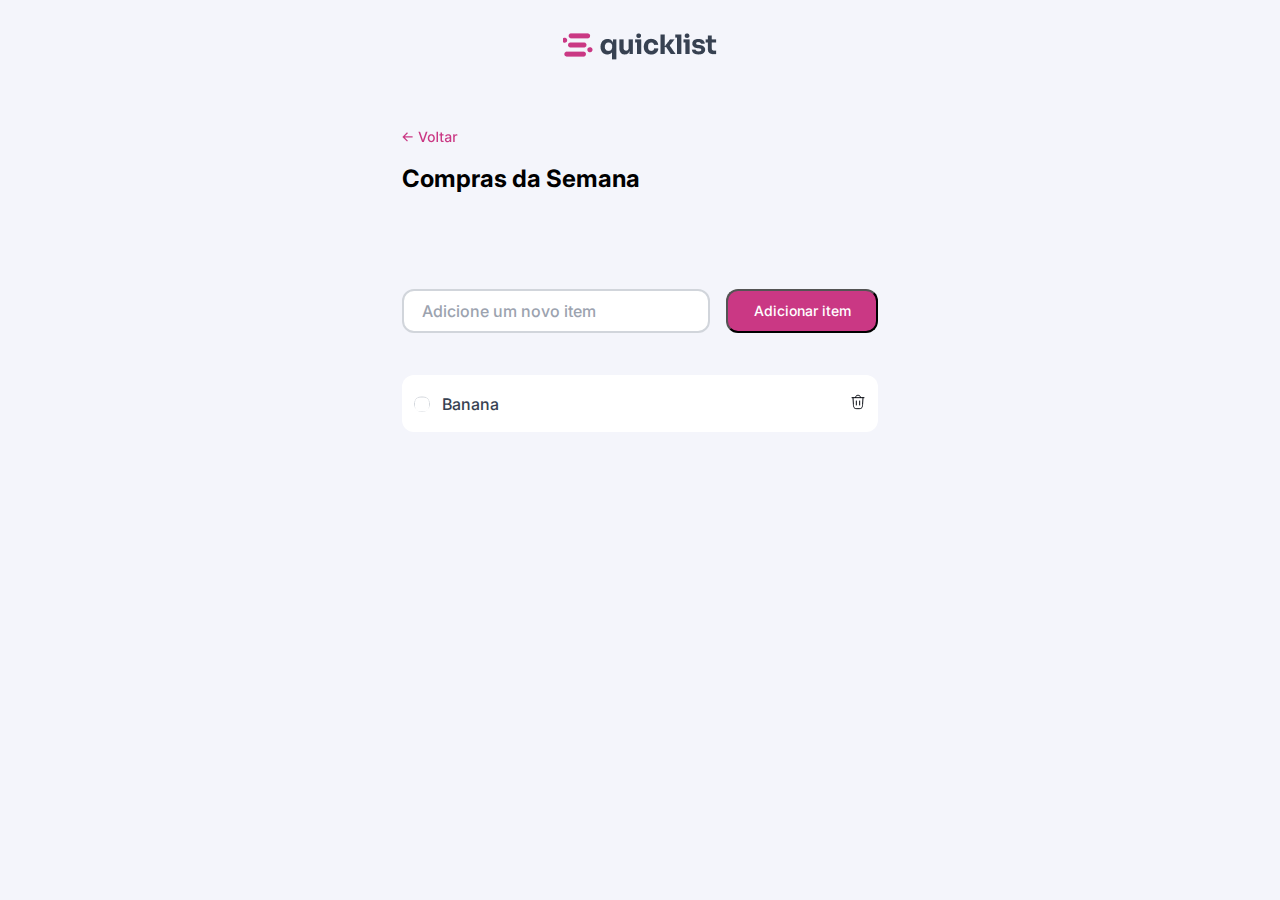
<file: lista-de-compras/index.html>
<!DOCTYPE html>
<html lang="pt-br">
<head>
    <meta charset="UTF-8">
    <meta http-equiv="X-UA-Compatible" content="IE=edge">

    <link rel="preconnect" href="https://fonts.googleapis.com">
    <link rel="preconnect" href="https://fonts.gstatic.com" crossorigin>

    <meta name="viewport" content="width=device-width, initial-scale=1.0">

    <link href="https://fonts.googleapis.com/css2?family=Inter:ital,opsz,wght@0,14..32,100..900;1,14..32,100..900&display=swap" rel="stylesheet">

    <link rel="stylesheet" href="styles/global.css">
    <link rel="stylesheet" href="styles/header.css">
    <link rel="stylesheet" href="styles/main.css">
    <link rel="stylesheet" href="styles/tasks.css">


    <title>Lista de Compras</title>
</head>
<body>
    <header class="container">
        <img src="assets/logo.png" alt="Logo" class="desktop-only">
        <a href="">
            <img src="assets/icons/back.svg" alt="">
        </a>
        <h1>Compras da Semana</h1>
    </header>
    
    <main class="container" id="task-form">
        <div id="form">
            <input id="taskInput" type="text" placeholder="Adicione um novo item">
            <button onclick="addTask()">Adicionar item</button>
        </div>
            

        <section id="tasks">
            <div class="item">
                <div class="task">
                    <button class="check" onclick="checkTask(this)"></button>
                    <span class="taskText">Banana</span>
                </div>
                <button onclick="removeTask(this)">
                    <img src="assets/icons/trash.svg" alt="">
                </button>
            </div>
            
        </section>

        

    </main>

</body>
<script src="scripts.js"></script>
</html>
</file>
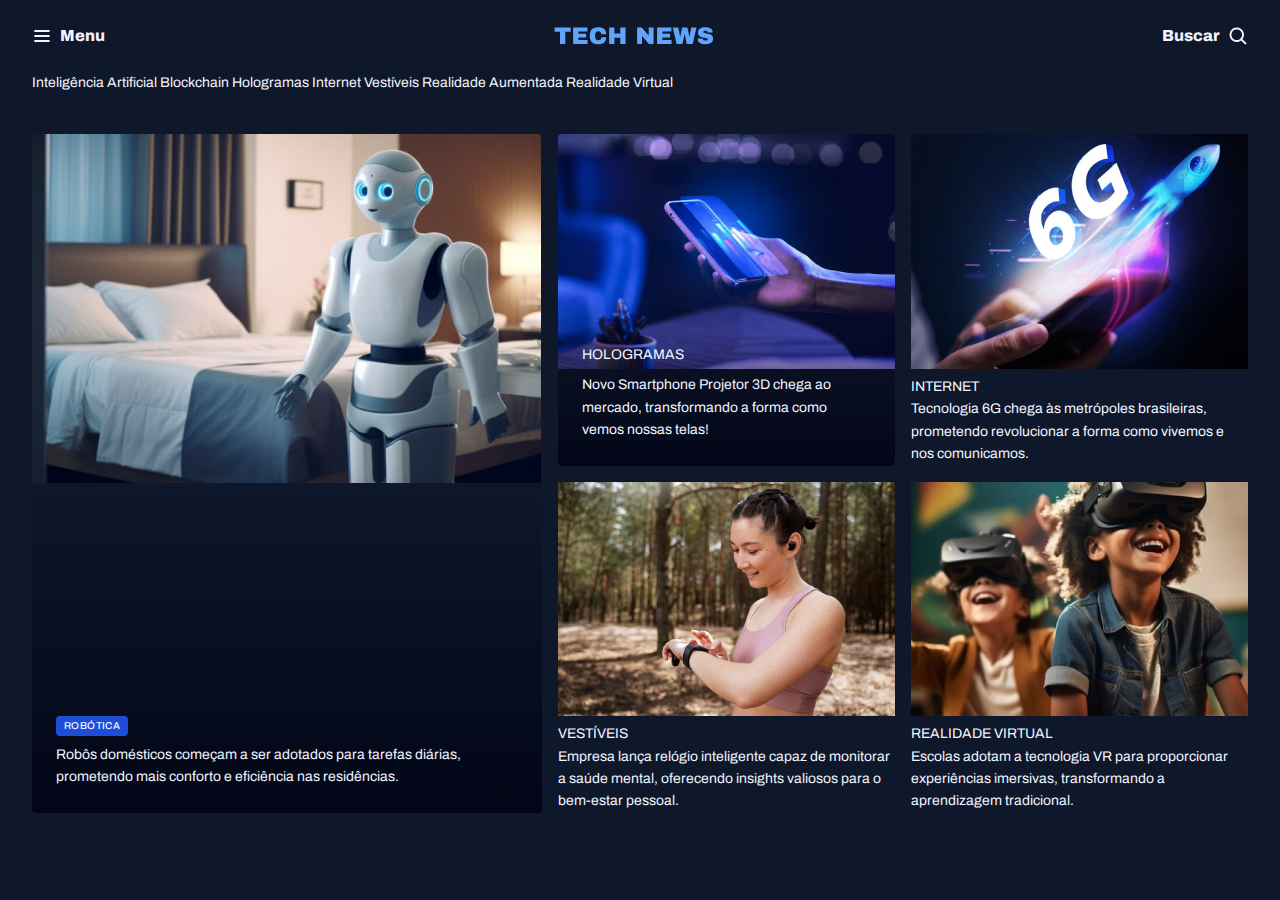
<file: portal-de-noticias/index.html>
<!DOCTYPE html>
<html lang="pt-br">
<head>
    <link rel="preconnect" href="https://fonts.googleapis.com">
    <link rel="preconnect" href="https://fonts.gstatic.com" crossorigin>
    <meta charset="UTF-8">
    <meta http-equiv="X-UA-Compatible" content="IE=edge">
    <meta name="viewport" content="width=device-width, initial-scale=1.0">
    <title>Portal de Notícias</title>

    <!-- Fonte -->
    <link href="https://fonts.googleapis.com/css2?family=Archivo:ital,wght@0,100..900;1,100..900&display=swap" rel="stylesheet">    

    <!-- Styles -->
    <link rel="stylesheet" href="styles/global.css">
    <link rel="stylesheet" href="styles/header.css">
    <link rel="stylesheet" href="styles/sections.css">

</head>
<body>
    <header class="container">
        <nav>
            <a href="">
                <img src="assets/icons/List.svg" alt="Lista">
                <span class="desktop-only">Menu</span>
            </a>

            <img src="styles/Logo.svg" alt="Logo Tech News">

            <a href="">
                <span class="desktop-only">Buscar</span>
                <img src="assets/icons/MagnifyingGlass.svg" alt="Lupa">
            </a>

        </nav>

        <div>
            <span>Inteligência Artificial</span>
            <span>Blockchain</span>
            <span>Hologramas</span>
            <span>Internet</span>
            <span>Vestíveis</span>
            <span>Realidade Aumentada</span>
            <span>Realidade Virtual</span>
        </div>
    </header>    

    <main class="grid container">

        <section id="featured" class="grid grid-flow-col gap-16">
            <figure class="card">
                 <img src="assets/images/Image 01.png" alt="">
                 <figcaption>
                     <span class="content-tag">ROBÓTICA</span>
                     <h2>Robôs domésticos começam a ser adotados para tarefas diárias, prometendo mais conforto e eficiência nas residências.</h2>
                 </figcaption>
            </figure>

            <div class="grid grid-cols-2 gap-16">
                <figure class="card">
                    <img src="assets/images/Image 02.png" alt="">
                    <figcaption>
                        <span>HOLOGRAMAS</span>
                        <h2>
                            Novo Smartphone Projetor 3D chega ao mercado, transformando a forma como vemos nossas telas!
                        </h2>
                    </figcaption>
               </figure>

                <figure>
                    <img src="assets/images/Image 03.png" alt="">
                    <figcaption>
                        <span>INTERNET</span>
                        <h2>
                            Tecnologia 6G chega às metrópoles brasileiras, prometendo revolucionar a forma como vivemos e nos comunicamos.
                        </h2>
                    </figcaption>
               </figure>

                <figure>
                    <img src="assets/images/Image 04.png" alt="">
                    <figcaption>
                        <span>VESTÍVEIS</span>
                        <h2>
                            Empresa lança relógio inteligente capaz de monitorar a saúde mental, oferecendo insights valiosos para o bem-estar pessoal.
                        </h2>
                    </figcaption>
               </figure>

                <figure>
                    <img src="assets/images/Image 05.png" alt="">
                    <figcaption>
                        <span>REALIDADE VIRTUAL</span>
                        <h2>
                            Escolas adotam a tecnologia VR para proporcionar experiências imersivas, transformando a aprendizagem tradicional.
                        </h2>
                    </figcaption>
               </figure>
            </div>
        </section>


    </main>

</body>
</html>
</file>
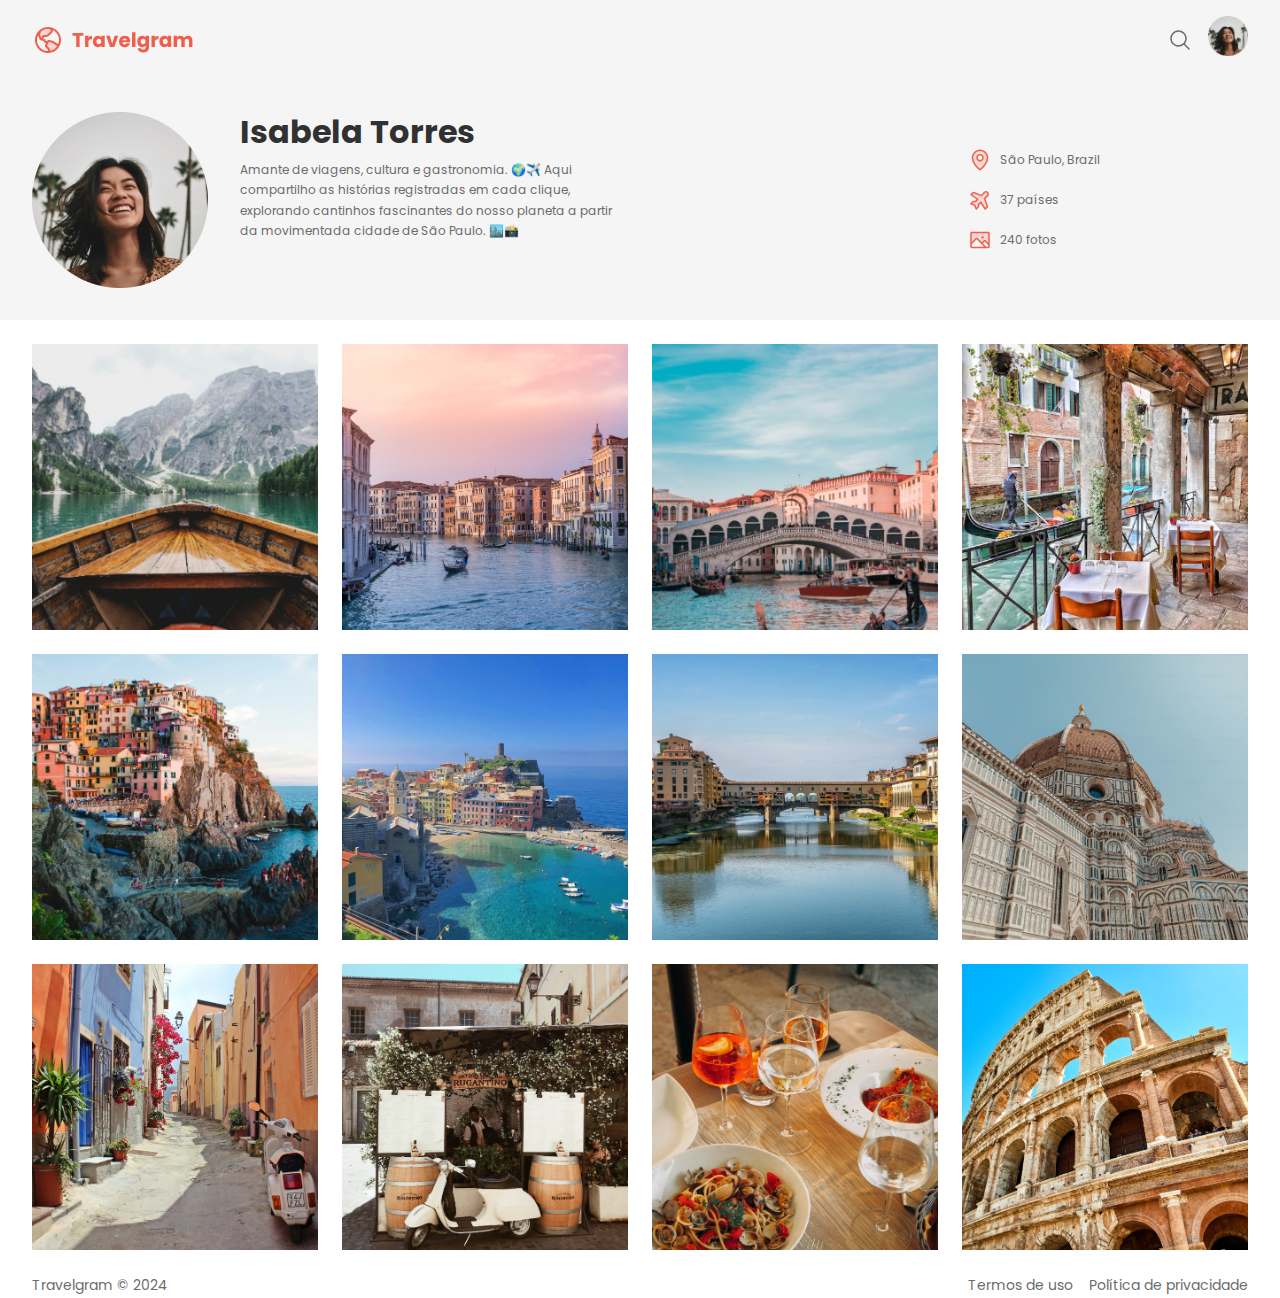
<file: travelgram/index.html>
<!DOCTYPE html>
<html lang="pt-br">
<head>

    <link rel="preconnect" href="https://fonts.googleapis.com">
    <link rel="preconnect" href="https://fonts.gstatic.com" crossorigin>
    
    <meta charset="UTF-8">
    <meta http-equiv="X-UA-Compatible" content="IE=edge">
    <meta name="viewport" content="width=device-width, initial-scale=1.0">
    <title>Travelgram | Perfil de viagens</title>

    <link rel="stylesheet" href="styles/global.css">
    <link rel="stylesheet" href="styles/header.css">
    <link rel="stylesheet" href="styles/about.css">
    <link rel="stylesheet" href="styles/gallery.css">
    <link rel="stylesheet" href="styles/footer.css">

    <link href="https://fonts.googleapis.com/css2?family=Baloo+2:wght@400..800&family=Leckerli+One&family=Open+Sans:ital,wght@0,300..800;1,300..800&family=Poppins:wght@400;700&display=swap" rel="stylesheet">
</head>
<body>

    <div class="surface-color">
        <header class="container">
            <img src="assets/Logo.svg" alt="Logo Travelgram">
                
            <nav>
                <a href="#"></a>
                <a href="#" class="desktop-only">Explorar</a>
                <a href="#" class="desktop-only">Minhas viagens</a>
                <a href="#" id="profile">
                    <img src="assets/Profile pic.png" alt="">
                </a>
            </nav>
        </header>
    </div>

    <div class="surface-color">
        <section id="about" class="container">
            <main>
                <img src="assets/Profile pic.png" alt="Imagem de perfil">
                <div id="description">
                    <h1>Isabela Torres</h1>
                    <p>Amante de viagens, cultura e gastronomia. 🌍✈️ Aqui compartilho as histórias registradas em cada clique, explorando cantinhos fascinantes do nosso planeta a partir da movimentada cidade de São Paulo. 🏙️📸
                    </p>
                </div>
            </main>
    
            <div id="info">
                <span>
                    <img src="assets/icons/MapPin.svg" alt="">
                    São Paulo, Brazil
                </span>
                <span>
                    <img src="assets/icons/AirplaneTilt.svg" alt="">
                    37 países
                </span>
                <span>
                    <img src="assets/icons/Image.svg" alt="">
                    240 fotos
                </span>
            </div>
        </section>
    </div>


    <div id="gallery" class="container ">
        <img src="assets/images/Image 01.png" alt="">
        <img src="assets/images/Image 02.png" alt="">
        <img src="assets/images/Image 03.png" alt="">
        <img src="assets/images/Image 04.png" alt="">
        <img src="assets/images/Image 05.png" alt="">
        <img src="assets/images/Image 06.png" alt="">
        <img src="assets/images/Image 07.png" alt="">
        <img src="assets/images/Image 08.png" alt="">
        <img src="assets/images/Image 09.png" alt="">
        <img src="assets/images/Image 10.png" alt="">
        <img src="assets/images/Image 11.png" alt="">
        <img src="assets/images/Image 12.png" alt="">
    </div>

    <footer class="container">
        <span>Travelgram © 2024</span>
        <div>
            <a href="">Termos de uso</a>
            <a href="">Política de privacidade</a>
        </div>
    </footer>

</body>
</html>
</file>
<file: lista-de-compras/styles/global.css>
* {
    margin: 0;
    padding: 0;
    box-sizing: border-box;
    font: var(--font-family);
}

:root {
    --background-primary: #F4F5FB;
    --background-secondary: #FFFFFF;

    --color-brand: #CA3884;
    --color-brand-hover: #A52C6B;
    --color-danger: #C93847;

    --content-primary: #080B12;
    --content-secondary: #374151;
    --content-tertiary: #9CA3AF;

    --border-primary: #D1D5DB;
    --border-hover: #B9C2D0;

    --font-family: "Inter", sans-serif;
    --font-title: 700 24px/32px var(--font-family);
    --font-label: 600 16px/20px var(--font-family);
    --font-p: 500 16px/20px var(--font-family);
    --font-link: 500 14px/16px var(--font-family);


}

body {
    font: var(--font-p);
    color: var(--text-color-primary);
    background-color: var(--background-primary);
}

a {
    text-decoration: none;
}

h1, h2, h3 {
    font: var(--font-title);
}

button {
    cursor: pointer;
}

.container {
    max-width: 390px;

    margin-inline: 32px;
}

.desktop-only {
    display: none;
}

@media (width > 800px) {
    .container {
        max-width: 1366px;
        padding-inline: 370px;
        padding-block: 25px;
    }

    .desktop-only {
        display: flex;
    }
    
}
</file>
<file: lista-de-compras/styles/header.css>
header {
    padding-block:  78px;
    display: flex;
    flex-direction: column;
    gap: 16px;
    margin-bottom: 44px;
}

header > img {

    width: 155px;
    height: 40px;
    object-fit: cover;

    margin-inline: auto;
    margin-bottom: 46px;
}
</file>
<file: lista-de-compras/styles/main.css>
main #form {
    display: flex;
    flex-direction: column;
    gap: 16px;
}

main #form input, button {
    height: 44px;
    
    border-radius: 12px;

}

main #form input {
    border: 2px solid var(--border-primary);

    padding-inline: 18px;
    color: var(--content-secondary);
}

main #form input::placeholder {
    color: var(--content-tertiary);
}


main #form button {
    padding-block: 12px;
    padding-inline: 24px;

    background-color: var(--color-brand);

    font: var(--font-link);
    color: white;

    
}

#warning {
    display: flex;
    align-items: center;
    justify-content: space-between;

    height: 44px;
    background-color: var(--color-danger);
    border-radius: 12px;

    color: white;

    margin-top: 36px;
    padding: 12px;
}

#warning-info {
    display: flex;
    align-items: center;
    gap: 8px;
}

#warning button {
    height: 20px;
    width: 20px;

    background-image: url(../assets/icons/delete-small.svg);
    
    border: none;
    background-color: inherit;
    cursor: pointer;
}


@media (width > 800px) {
    main #form {
        flex-direction: row;
    }

    main #form input {
        width: 100vw;
    }

    main #form button {
        width: 40vw;
    }

}
</file>
<file: lista-de-compras/styles/tasks.css>
#tasks {
    margin-top: 42px;

    display: flex;
    flex-direction: column;
    gap: 12px;
}

#tasks div.item {
    background-color: var(--background-secondary);

    height: 57px;
    padding: 12px;
    border-radius: 12px;

    display: flex;
    flex-direction: row;
    justify-content: space-between;
    align-items: center;
}

#tasks div.task {

    display: flex;
    flex-direction: row;
    justify-content: space-between;
    align-items: center;
    gap: 12px;

    color: var(--content-secondary);

}

#tasks div img {
    height: 16px;
    width: 16px;
}

#tasks button {
    border: none;
    background-color: inherit;
    cursor: pointer;
}


#tasks button.check {

    background-image: url(../assets/icons/checkbox.svg);
    width: 16px;
    height: 16px;


    border: none;
    background-color: inherit;
    cursor: pointer;
}
</file>
<file: portal-de-noticias/styles/global.css>
* {
    margin: 0;
    padding: 0;
    box-sizing: border-box;
}

:root {

    /* Cores */
    --brand-color-light: #60A5FA;
    --brand-color-dark: #1D4ED8;
    --bg-color: #0F172A;
    --stroke-color: #1E293B;

    --text-color-primary: #F1F5FF;
    --text-color-secondary: #CBD5E1;

    /* Fontes */
    --font-family: "Archivo", sans-serif;

    --font-h1: 800 24px/135% var(--font-family);
    --font-h3: 800 14px/140% var(--font-family);
    --font-h2: 800 16px/140% var(--font-family);
    --font-span: 600 14px/145% var(--font-family);
    --font-p: 400 14px/160% var(--font-family);

    font-family: var(--font-family);
}

body {
    font: var(--font-p);
    color: var(--text-color-primary);
    background-color: var(--bg-color);
}

a {
    color: inherit;
    text-decoration: none;
}

a:hover {
    color: var(--brand-color-light);
}

h1, h2, h3 {
    font: inherit;
}

img {
    max-width: 100%;
}

.grid {
    display: grid;
}

.grid-flow-col {
    grid-auto-flow: column;
}

.grid-cols-2 {
    grid-template-columns: 1fr 1fr;
}

.gap-16 {
    gap: 16px;
}

.text-2xl {
    font: var(--font-h1);
}

.text-xl {
    font: var(--font-h2);
}

.text-lg {
    font: var(--font-h3);
}

.text-sm {
    font: var(--font-p);
}

.content-tag {
    display: inline-block;
    background-color: var(--brand-color-dark);
    padding: 4px 8px;
    border-radius: 4px;
    font: 500 10px/1.2 var(--font-family);
    text-transform: uppercase;
    letter-spacing: 0.04em;
    color: var(--text-color-primary);
}

.container {
    max-width: 1280px;
    
    margin-inline: auto;
    padding-inline: 32px;
}

main {
    margin-top: 40px;
}

@media (width <= 800px) {
    .container {
        padding-inline: 16px;
    }
}
</file>
<file: portal-de-noticias/styles/header.css>
nav {
    display: flex;
    align-items: center;
    justify-content: space-between;
    
    padding-block: 20px;
}

nav a {
    display: flex;
    align-items: center;
    gap: 8px;
}

nav a span {
    font: var(--font-h2);
}

nav a img {
    width: 20px;
    height: 20px;
}

nav div {
    display: flex;
    align-items: center;
    justify-content: space-between;
    
    padding-block: 14px;
    border: solid 1px var(--stroke-color);
    border-inline: none; /* Remove bordas das laterais */
}

nav div span {
    font: var(--font-span);
    color: var(--text-color-secondary);
}


@media (width <= 800px) {
    nav {
        padding-block: 16px;
    }

    nav a span {
        display: none;
    }

    nav div {
        display: none;
    }
}
</file>
<file: portal-de-noticias/styles/sections.css>
#featured img {
    object-fit: cover;
}

.card {
    position: relative;
    border-radius: 4px;
    overflow: hidden;
}

.card::before{
    content: "";
    position: absolute;
    inset: 0;
    top: 50%;
    background: linear-gradient(180deg, transparent 0%, #020617 100%);
}

.card figcaption {
    position: absolute;
    bottom: 0;
    padding: 24px;
}

.card figcaption h2 {
    margin-top: 8px;
}
</file>
<file: travelgram/styles/global.css>
* {
    margin: 0;
    padding: 0;
    box-sizing: border-box;
}

:root {
    --brand-color: #EF5F4C;

    --background-color: #FFFFFF;
    --surface-color: #F5F5F5;
    --skeleton-color: #D9D9D9;
    --shape-transparency: hsl(0, 0%, 56%);

    /* text color */
    --text-color-primary: #313131;
    --text-color-secondary: #6C6C6C;

    --font-family: "Poppins", sans-serif;;
    --text-heading: 700 2rem/1.25 var(--font-family);
    --text-md: 400 0.875rem/1.70 var(--font-family);
    --text-sm: 400 0.75rem/1.70 var(--font-family);
}

.container {
    padding-inline: 32px;
    margin-inline: auto;
    max-width: 1280px;
}

.surface-color {
    background-color: var(--surface-color);

}

.desktop-only {
    display: none;
}
</file>
<file: travelgram/styles/header.css>
header {
    width: 100vw;
    height: 5rem;

    padding: 20px;

    display: flex;
    align-items: center;
    justify-content: space-between;
}

@media (width <= 800px) {
   header {
    padding: 12px;
   } 

}

nav {
    display: flex;
    align-items: center;
    justify-content: center;
    gap: 16px;

    
}

nav a {
    font: var(--text-md);
    color: var(--text-color-secondary);
    text-decoration: none;

}

nav a:hover {
    color: var(--brand-color);
    text-decoration: underline;
}

nav a:nth-child(1){
    background-image: url(../assets/icons/MagnifyingGlass.svg);
    background-repeat: no-repeat;
    width: 1.5rem;
    height: 1.5rem;
}

nav a:nth-child(1):hover{
    background-image: url(../assets/icons/MagnifyingGlassRed.svg);
    background-repeat: no-repeat;
    width: 1.5rem;
    height: 1.5rem;
}


#profile img {
   width: 2.5rem;
   height: 2.5rem;
}
</file>
<file: travelgram/styles/about.css>
section {
    width: 100vw;
    height: 15rem;
    background-color: var(--surface-color);
    
    display: flex;
    align-items: center;
    justify-content: space-between;

    padding: 2rem;
}

section main {
    width: 37rem;

    display: flex;
    gap: 2rem;
}

section main img {
    width: 11rem;
    height: 11rem;
}

@media (width <= 800px) {

    section {
        height: 518px;
        flex-direction: column;
        justify-content: center;
        gap: 2rem;
    }    

    section main{
        width: 296px;
        flex-direction: column;
        gap: 1rem;
    }

    section main img {
        width: 7.5rem;
        height: 7.5rem;
    }
}

section main h1 {
    margin-bottom: 0.5rem;
    font: var(--text-heading);
    color: var(--text-color-primary);
}

@media (width <= 800px) {
    section main h1 {
        font-size: 24px;
    }
}

section main p {
    font: var(--text-sm);
    color: var(--text-color-secondary);
}

@media (width <= 800px) {
    section main div#description {
        max-width: 296px;
    }
}

/* #info */
section div#info {
    width: 17.5rem;

    display: flex;
    flex-direction: column;
    gap: 16px;
    font: var(--text-sm);
    color: var(--text-color-secondary);
}

section div img {
    width: 1.5rem;
    height: 1.5rem;
}

section span {
    display: flex;
    flex-direction: row;
    gap: 8px;
    align-items: center;
}
</file>
<file: travelgram/styles/gallery.css>
#gallery {
    display: flex;
    flex-wrap: wrap;
    gap: 24px;

    padding-inline: 32px;
    max-width: 1280px;
    margin-inline: auto;
    margin-block: 24px;
}

#gallery img {
    width: 17.875rem;
    height: 17.875rem;
    object-fit: cover;
}

@media (width <= 800px) {
    #gallery {
        display: flex;
        flex-direction: column;
        align-items: center;
        gap: 16px;
        max-width: 360px;


       margin: 16px 16px;
       padding-inline: 0px;

    }

    #gallery img {
        width: 328px;
        height: 328px;

        object-fit: cover;
    }
}
</file>
<file: travelgram/styles/footer.css>
footer {
    display: flex;
    flex-direction: row;
    justify-content: space-between;
    padding-inline: 32px;

    font: var(--text-md);
    color: var(--text-color-secondary);
}

footer div {
    display: flex;
    gap: 16px;
}

footer div a {
    text-decoration: none;
    color: var(--text-color-secondary);
}

footer div a:hover {
    text-decoration: underline;
    color: var(--brand-color);
}
</file>
